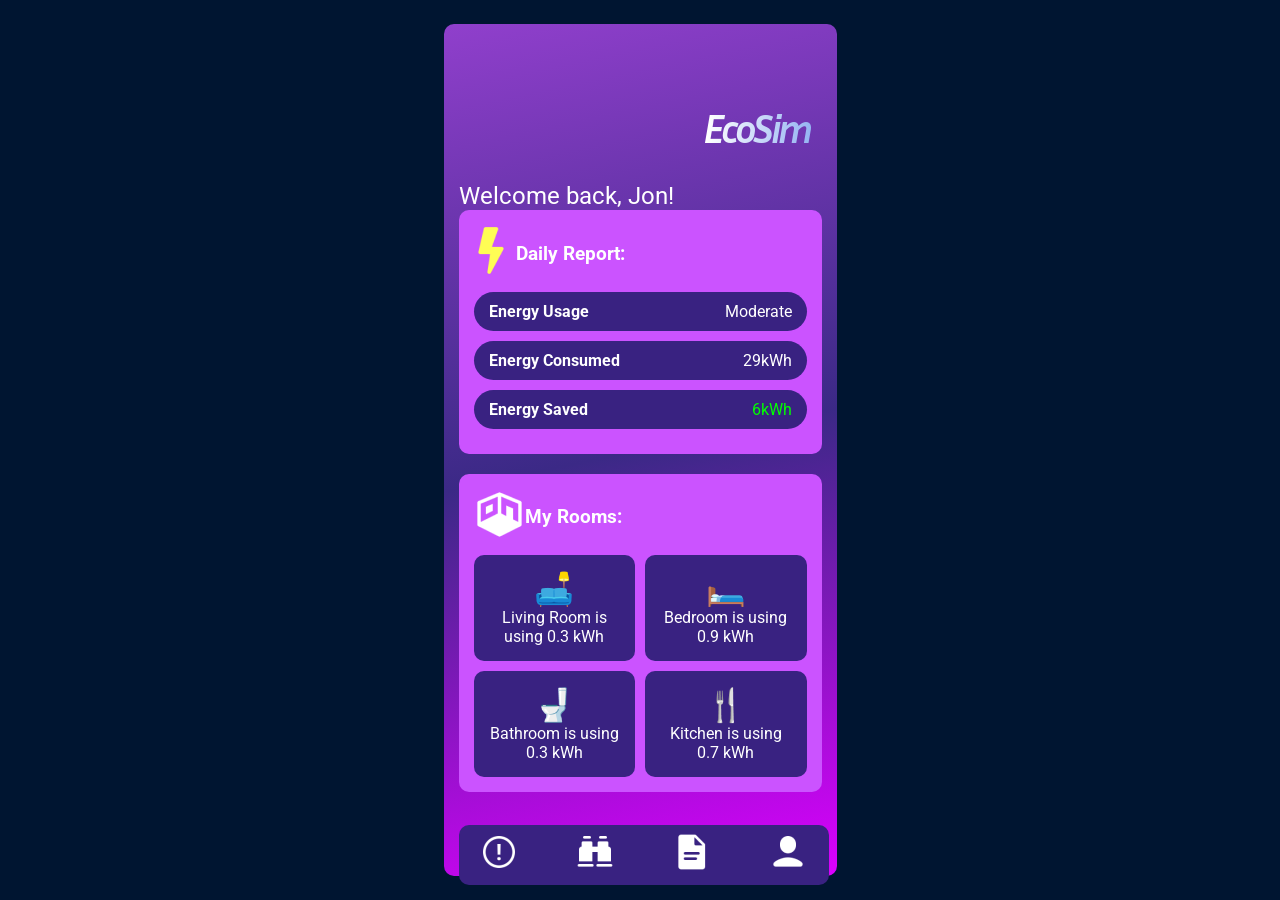
<file: index.html>
<!DOCTYPE html>
<html lang="en">
<head>
  <meta charset="UTF-8">
  <meta name="viewport" content="width=device-width, initial-scale=1.0">
  <title>EcoSim</title>
  <link rel="icon" type="image/x-icon" href="Assets/favicon.png">
  <link href="https://fonts.googleapis.com/css2?family=Roboto:wght@400;500;700&family=Inria+Sans:wght@700&display=swap" rel="stylesheet">
  <link rel="stylesheet" href="styles.css">
</head>
<body>
  <div class="app-container">
    <!-- Header Section -->
    <header class="header">
      <div class="logo">EcoSim</div>
    </header>

    <!-- Main Dashboard Section -->
    <div id="main-dashboard">
      <!-- Welcome Message -->
      <div class="welcome-message">
        <h1>Welcome back, Jon!</h1>
      </div>

      <!-- Daily Report Section -->
      <section class="daily-report">
        <h2><span class="icon"><img src="Assets/LightningBolt.png" alt="energy-logo" class="daily-report-icon"></span> Daily Report:</h2>
        <div class="report-item">
          <span class="label">Energy Usage</span>
          <span class="value moderate">Moderate</span>
        </div>
        <div class="report-item">
          <span class="label">Energy Consumed</span>
          <span class="value">29kWh</span>
        </div>
        <div class="report-item">
          <span class="label">Energy Saved</span>
          <span class="value saved">6kWh</span>
        </div>
      </section>

      <!-- My Rooms Section -->
      <section class="my-rooms">
        <h2><span class="icon-room"><img src="Assets/Room.png" alt="Room" class="rooms-logo-icon"></span> My Rooms:</h2>
        <div class="room-grid">
          <div class="room">
            <span class="room-icon">🛋️</span>
            <p>Living Room is using <span>0.3 kWh</span></p>
          </div>
          <div class="room">
            <span class="room-icon">🛏️</span>
            <p>Bedroom is using <span>0.9 kWh</span></p>
          </div>
          <div class="room">
            <span class="room-icon">🚽</span>
            <p>Bathroom is using <span>0.3 kWh</span></p>
          </div>
          <div class="room">
            <span class="room-icon">🍴</span>
            <p>Kitchen is using <span>0.7 kWh</span></p>
          </div>
        </div>
      </section>
    </div>

    <!-- House/Map Screen (Initially Hidden) -->
    <div id="house-map" style="display: none;">
      <h2>House Map</h2>
      <p>Here is a heatmap of your house</p>
      <div class="house-map-image">
        <video controls width="100%" height="auto">
            <source src="Assets/house-tour.mp4" type="video/mp4">
            Your browser does not support the video tag.
        </video>
      </div>
    </div>

    <!-- Report Screen (Initially Hidden) -->
  <!-- Report Screen (Initially Hidden) -->
  <div id="files-section" style="display: none;">
    <h2>Energy Report</h2>
    <section class="energy-report">
      <div class="report-item">
        <span class="label">Average Energy Usage</span>
        <span class="value">28kWh/day</span>
      </div>
      <div class="report-item">
        <span class="label">Energy Savings</span>
        <span class="value saved">5kWh/day</span>
      </div>
      <div class="report-item">
        <span class="label">Projected Usage</span>
        <span class="value">32kWh/day</span>
      </div>
      <div class="report-item">
        <span class="label">Monthly Cost</span>
        <span class="value moderate">$75</span>
      </div>

      <!-- Room Selection Buttons for Energy Graph -->
      <div class="room-buttons">
        <button class="room-btn" id="bedroom-btn">Bedroom</button>
        <button class="room-btn" id="livingroom-btn">Living Room</button>
        <button class="room-btn" id="kitchen-btn">Kitchen</button>
        <button class="room-btn" id="bathroom-btn">Bathroom</button>
      </div>

      <!-- Energy Graph Placeholder -->
      <div class="energy-graph">
        <div class="graph-placeholder">
          <img src="Assets/bedroom-graph.jpg" alt="Energy Graph" id="energy-graph-image" width="100%" height="auto">
        </div>
      </div>
    </section>
  </div>

    <!-- Profile Screen (Initially Hidden) -->
    <div id="profile-section" style="display: none;">
      <h2>User Profile</h2>
      <div class="profile-details">
        <img src="Assets/profile-picture.png" alt="Profile Picture" class="profile-pic">
        <h3>Jon Doe</h3>
        <p>Email: jon.doe@example.com</p>
        <p>Rooms Managed: 4</p>
        <button class="add-room-btn">Add Room</button>
        <button class="delete-room-btn">Delete Room</button>
      </div>
      
      <!-- Additional Profile/Settings Items -->
      <div class="profile-settings">
        <button class="settings-btn">Edit Profile</button>
        <button class="settings-btn">Edit House Settings</button>
        <button class="settings-btn">View Savings</button>
        <button class="settings-btn">View History</button>
      </div>
    </div>

    <!-- Bottom Navigation -->
    <nav class="bottom-nav">
        <button class="nav-item" id="alert-icon" aria-label="Alerts">
            <img src="Assets/alertsicon-nav.png" alt="Alerts" class="nav-icon">
        </button>

        <button class="nav-item" id="map-icon" aria-label="Map">
            <img src="Assets/houseviewicon-nav.png" alt="Map" class="nav-icon">
        </button>

        <button class="nav-item" id="file-icon" aria-label="Files">
            <img src="Assets/reporticon-nav.png" alt="Files" class="nav-icon">
        </button>
        
        <button class="nav-item" id="profile-icon" aria-label="Profile">
            <img src="Assets/usericon-nav.png" alt="Profile" class="nav-icon">
        </button>
    </nav>
  </div>
  <script src="main.js"></script>
  
</body>
</html>
</file>
<file: styles.css>
/* styles.css */
* {
    margin: 0;
    padding: 0;
    box-sizing: border-box;
    font-family: 'Roboto', sans-serif; /* Apply Roboto to all text */
  }
  
  body {
    font-family: 'Roboto', sans-serif;
    background:#001531;
    color: #fff;
    height: 100vh;
    display: flex;
    justify-content: center;
    align-items: center;
    padding-top: env(safe-area-inset-top);
    padding-bottom: env(safe-area-inset-bottom);
    padding-left: env(safe-area-inset-left);
    padding-right: env(safe-area-inset-right);
    overflow: hidden; /* Prevent body from scrolling, let container scroll */
  }
  
  .app-container {
    width: 100%;               /* Full width on smaller screens */
    max-width: 393px;
    min-width: 393px;           /* Target iPhone Pro's width */
    height: 852px;              /* Lock height to iPhone Pro's viewport height */
    border-radius: 10px;
    background: linear-gradient(348deg, #DB00FF 0%, #3B2986 50%, #903FCC 100%);
    padding: 15px;
    display: flex;
    flex-direction: column;     /* Stack content vertically */
    overflow-y: auto;           /* Allow the content to scroll vertically */
    gap:30px;
    justify-content: center;
    padding-bottom: 0px;
  }
  

  .header{
      display: flex;
      justify-content: flex-end;
  }

  .logo {
    min-width: 130px;
    text-align: center;
    font-family: 'Inria Sans', sans-serif;
    font-size: 40px;
    font-style: italic;
    font-weight: 700;
    letter-spacing: -3.6px;
    line-height: normal;
    background: linear-gradient(93deg, #FFF 12.77%, #8BADF1 98.4%);
    -webkit-background-clip: text;
    -webkit-text-fill-color: transparent;
  }
  
  .welcome-message h1{
    color: #FFF;
    font-family: Roboto;
    font-size: 24px;
    font-style: normal;
    font-weight: 400;
    line-height: normal;
  }
  
  .daily-report, .my-rooms {
    border-radius: 10px;
    background: #CB53FF;
    padding: 15px;
    margin-bottom: 20px;
  }
  
  .daily-report h2, .my-rooms h2 {
    font-size: 1.2rem;
    margin-bottom: 10px;
    display: flex;
    align-items: center;
  }
  
  .icon {
    margin-right: 8px;
    font-size: 1.5rem;
  }
  
  .report-item {
    display: flex;
    justify-content: space-between;
    margin-bottom: 10px;
    flex-direction: row;
    padding: 10px 15px;
    align-items: flex-start;
    gap: 10px;
    border-radius: 20px;
    background: #392281;
  }
  
  .report-item .label {
    font-weight: bold;
  }
  
  
  .saved {
    color: #00ff00;
  }
  
  .my-rooms .room-grid {
    display: grid;
    grid-template-columns: repeat(2, 1fr);
    gap: 10px;
  }
  
  .room {
    background-color: #392281;
    padding: 15px;
    border-radius: 10px;
    text-align: center;
  }
  
  .room-icon {
    font-size: 2rem;
    margin-bottom: 10px;
  }
  
  #house-map {
    background: #CB53FF;
    border-radius: 10px;
    text-align: center;
    padding: 20px;
    color: white;
    height: 100%;
}
  /* Make the navbar sticky at the bottom */
  .bottom-nav {
    display: flex;
    height: 60px;
    max-height: 60px;
    padding: 10px 20px;
    justify-content: space-between;
    align-items: center;
    align-self: stretch;
    width: 370px;
    margin-bottom:15px;
    position: fixed;
    bottom: 0;
    background: #392281;
    border-radius: 10px;
  }
  
  .nav-item {
    font-size: 1.5rem;
    color: #fff;
  }

  button.nav-item {
    background: none;      /* Remove background color */
    border: none;          /* Remove border */
    padding: 0;            /* Remove any padding */
    margin: 0;             /* Ensure no margin */
    outline: none;         /* Remove outline (focus/active) */
    box-shadow: none;      /* Remove any box-shadow */
    appearance: none;      /* Remove any default styling (for cross-browser consistency) */
    cursor: pointer;       /* Keep pointer cursor to show it's clickable */
}

/* House map placeholder image */
.house-map-image {
    text-align: center;
    margin-top: 20px;
}

#profile-section{
    min-height: 700px;
}
#files-section{
    min-height: 700px;
}

.profile-details {
    text-align: center;
}

.profile-pic {
    width: 100px;
    height: 100px;
    border-radius: 50%;
    margin-bottom: 10px;
}

/* Profile Settings Buttons */
.profile-settings {
    text-align: center;
    margin-top: 20px;
}

button.settings-btn {
    background-color: #392281;
    border: none;
    color: white;
    padding: 10px 20px;
    margin: 10px;
    border-radius: 10px;
    cursor: pointer;
    display: block;
    width: 80%;
    margin-left: auto;
    margin-right: auto;
}

button.settings-btn:hover {
    background-color: #8BADF1;
}

/* Energy Graph Placeholder */
.energy-graph {
    margin-top: 20px;
}

.energy-graph h3 {
    text-align: center;
    margin-bottom: 10px;
}

.energy-graph .graph-placeholder {
    width: 100%;
    height: auto;
    background-color: #f0f0f0;
    text-align: center;
}

/* Room Selection Buttons */
.room-buttons {
  display: flex;
  justify-content: space-around;
  margin: 20px 0;
}

button.room-btn {
  background-color: #392281;
  border: none;
  color: white;
  padding: 10px 15px;
  margin: 5px;
  border-radius: 10px;
  cursor: pointer;
}

button.room-btn:hover {
  background-color: #8BADF1;
}

button.add-room-btn,
button.delete-room-btn {
    background-color: #392281;
    border: none;
    color: white;
    padding: 10px 20px;
    margin: 10px;
    border-radius: 10px;
    cursor: pointer;
}

button.add-room-btn:hover,
button.delete-room-btn:hover {
    background-color: #8BADF1;
}
  
  /* Media query to ensure the app looks good on devices with max width of 393px */
  @media (max-width: 393px) {
    .app-container {
      width: 100%;
    }
  }
  
  /* Media query to lock the width for screens above 393px */
  @media (min-width: 393px) {
    .app-container {
      max-width: 393px;
    }
  }
</file>
